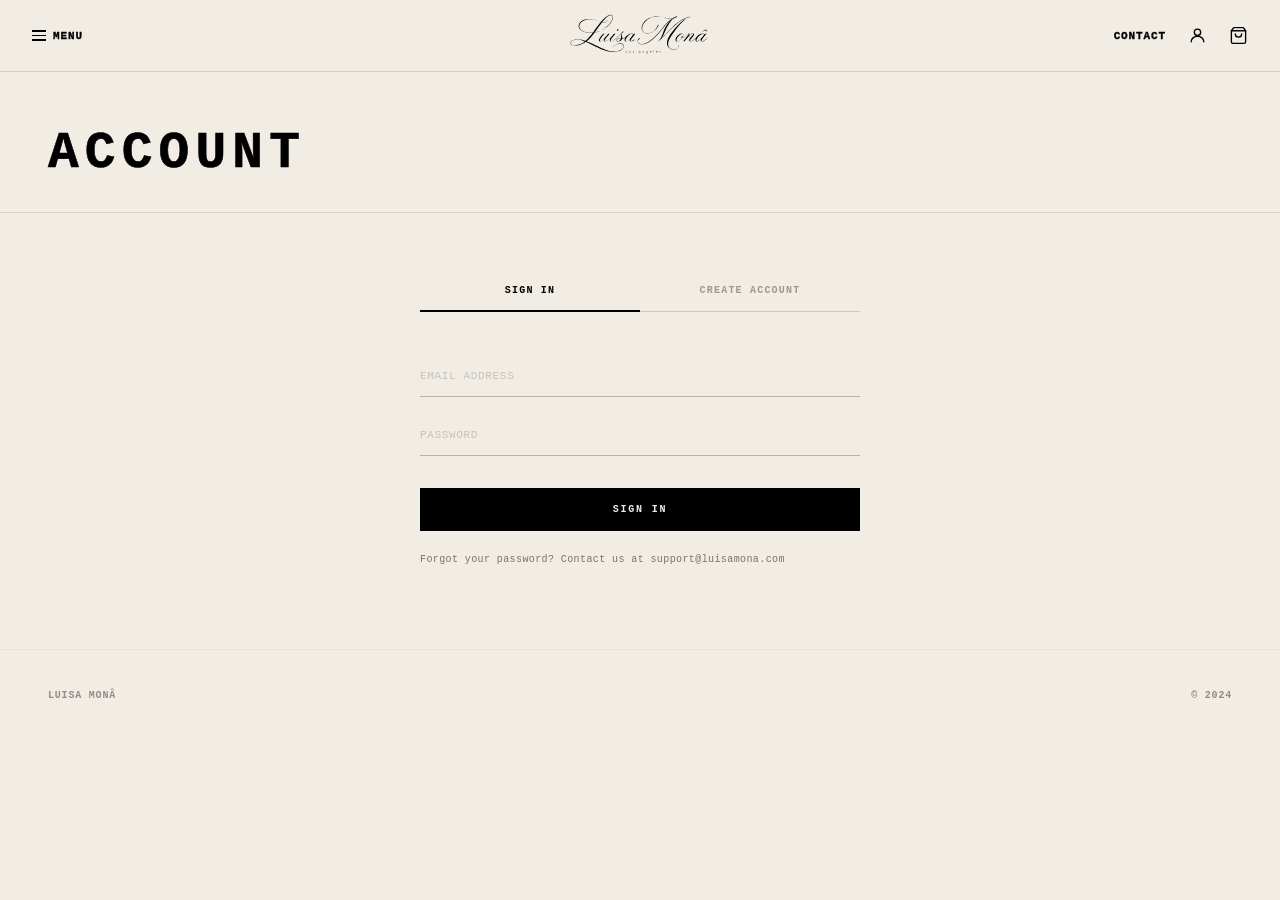
<file: account.html>
<!DOCTYPE html>
<html lang="en">
<head>
  <meta charset="UTF-8">
  <meta name="viewport" content="width=device-width, initial-scale=1.0">
  <title>Luisa Monâ — Account</title>
  <link rel="stylesheet" href="lm-styles.css">
</head>
<body>
  <div class="page-header">
    <h1 class="page-title">ACCOUNT</h1>
  </div>
  <div class="account-layout">
    <div class="account-box">
      <div class="account-tabs">
        <button class="account-tab active" id="tab-signin">SIGN IN</button>
        <button class="account-tab" id="tab-create">CREATE ACCOUNT</button>
      </div>

      <!-- SIGN IN -->
      <div id="form-signin">
        <form class="account-form" onsubmit="handleSignIn(event)">
          <input type="email" placeholder="EMAIL ADDRESS" required autocomplete="email">
          <input type="password" placeholder="PASSWORD" required autocomplete="current-password">
          <button type="submit" class="account-submit">SIGN IN</button>
        </form>
        <div class="account-message" id="msg-signin">
          <strong>SIGNED IN.</strong><br>
          Welcome back to Luisa Monâ. You will be redirected shortly.<br>
          <span style="opacity:.45;font-weight:400;">(This is a demo — no account was actually created.)</span>
        </div>
        <p class="account-note">Forgot your password? Contact us at support@luisamona.com</p>
      </div>

      <!-- CREATE ACCOUNT -->
      <div id="form-create" style="display:none;">
        <form class="account-form" onsubmit="handleCreate(event)">
          <div class="account-form-row">
            <input type="text" placeholder="FIRST NAME" required>
            <input type="text" placeholder="LAST NAME" required>
          </div>
          <input type="email" placeholder="EMAIL ADDRESS" required autocomplete="email">
          <input type="password" placeholder="PASSWORD" required autocomplete="new-password" minlength="8">
          <input type="password" placeholder="CONFIRM PASSWORD" required autocomplete="new-password" minlength="8">
          <button type="submit" class="account-submit">CREATE ACCOUNT</button>
        </form>
        <div class="account-message" id="msg-create">
          <strong>ACCOUNT CREATED.</strong><br>
          Welcome to Luisa Monâ. Your account has been registered.<br>
          <span style="opacity:.45;font-weight:400;">(This is a demo — no account was actually created.)</span>
        </div>
        <p class="account-note">By creating an account you agree to receive occasional communications about new collections and events. You can unsubscribe at any time.</p>
      </div>
    </div>
  </div>
  <footer class="site-footer"><span>LUISA MONÂ</span><span>&copy; 2024</span></footer>

  <script src="lm-store.js"></script>
  <script src="lm-ui.js"></script>
  <script>
    document.getElementById('tab-signin').addEventListener('click', function () {
      this.classList.add('active');
      document.getElementById('tab-create').classList.remove('active');
      document.getElementById('form-signin').style.display = '';
      document.getElementById('form-create').style.display = 'none';
    });
    document.getElementById('tab-create').addEventListener('click', function () {
      this.classList.add('active');
      document.getElementById('tab-signin').classList.remove('active');
      document.getElementById('form-create').style.display = '';
      document.getElementById('form-signin').style.display = 'none';
    });

    function handleSignIn(e) {
      e.preventDefault();
      e.target.style.display = 'none';
      document.getElementById('msg-signin').classList.add('visible');
    }

    function handleCreate(e) {
      e.preventDefault();
      var inputs = e.target.querySelectorAll('input[type=password]');
      if (inputs[0].value !== inputs[1].value) {
        inputs[1].setCustomValidity('Passwords do not match');
        inputs[1].reportValidity();
        return;
      }
      e.target.style.display = 'none';
      document.getElementById('msg-create').classList.add('visible');
    }
  </script>
</body>
</html>
</file>
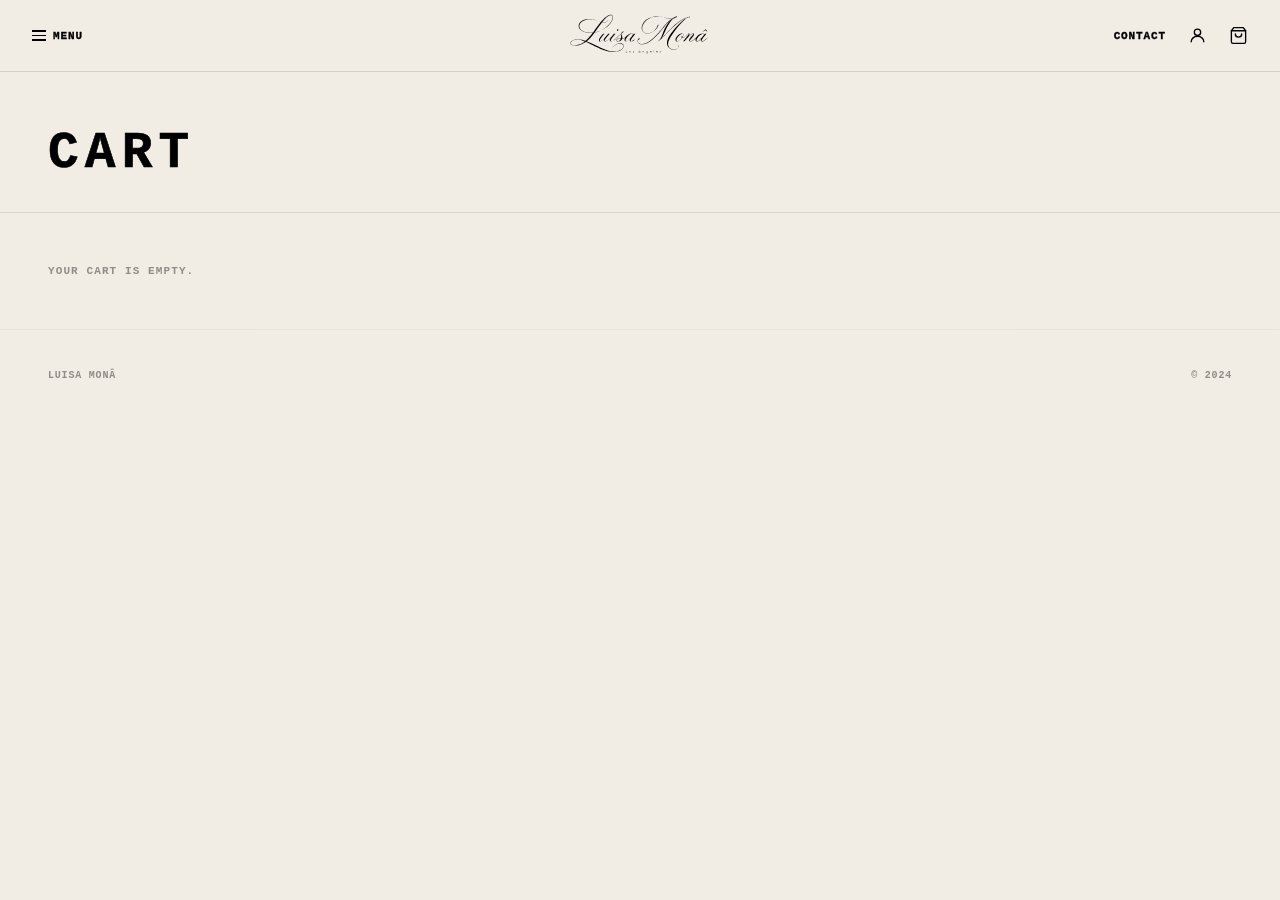
<file: cart.html>
<!DOCTYPE html>
<html lang="en">
<head>
  <meta charset="UTF-8">
  <meta name="viewport" content="width=device-width, initial-scale=1.0">
  <title>Luisa Monâ — Cart</title>
  <link rel="stylesheet" href="lm-styles.css">
</head>
<body>
  <div class="page-header">
    <h1 class="page-title">CART</h1>
  </div>
  <div id="cart-root"></div>
  <footer class="site-footer"><span>LUISA MONÂ</span><span>&copy; 2024</span></footer>
  <script src="lm-store.js"></script>
  <script src="lm-ui.js"></script>
  <script>
    var TAX_RATE = 0.08;
    var FREE_SHIPPING_THRESHOLD = 500;
    var SHIPPING_COST = 18;

    function fmt(n) { return '€' + n.toFixed(2).replace(/\B(?=(\d{3})+(?!\d))/g, ','); }

    function render() {
      var cart = LMStore.get();
      var root = document.getElementById('cart-root');

      if (!cart.length) {
        root.innerHTML = '<div class="cart-empty">YOUR CART IS EMPTY.</div>';
        return;
      }

      var subtotal = cart.reduce(function (s, i) { return s + i.price * i.qty; }, 0);
      var shipping = subtotal >= FREE_SHIPPING_THRESHOLD ? 0 : SHIPPING_COST;
      var tax = (subtotal + shipping) * TAX_RATE;
      var total = subtotal + shipping + tax;

      var itemsHtml = cart.map(function (item) {
        return '<div class="cart-item" data-k="' + item.k + '">' +
          '<img class="cart-item-img" src="' + item.img + '" alt="' + item.name + '">' +
          '<div>' +
            '<div class="cart-item-name">' + item.name + '</div>' +
            (item.size && item.size !== 'ONE SIZE' ? '<div class="cart-item-size">' + item.size + '</div>' : '') +
            '<div class="cart-item-price">' + fmt(item.price) + '</div>' +
            '<div class="cart-qty">' +
              '<button class="qty-btn" data-action="dec" data-k="' + item.k + '">−</button>' +
              '<span class="qty-num">' + item.qty + '</span>' +
              '<button class="qty-btn" data-action="inc" data-k="' + item.k + '">+</button>' +
              '<button class="cart-remove" data-action="rem" data-k="' + item.k + '">REMOVE</button>' +
            '</div>' +
          '</div>' +
          '<div style="font-size:10px;font-weight:900;letter-spacing:.06em;opacity:.7;align-self:start;padding-top:2px;">' + fmt(item.price * item.qty) + '</div>' +
        '</div>';
      }).join('');

      var summaryHtml = '<div class="order-summary">' +
        '<div class="summary-title">ORDER SUMMARY</div>' +
        '<div class="summary-line"><span>SUBTOTAL</span><span>' + fmt(subtotal) + '</span></div>' +
        '<div class="summary-line"><span>SHIPPING</span><span>' + (shipping === 0 ? 'FREE' : fmt(shipping)) + '</span></div>' +
        '<div class="summary-line"><span>TAX (8%)</span><span>' + fmt(tax) + '</span></div>' +
        '<div class="summary-line total"><span>TOTAL</span><span>' + fmt(total) + '</span></div>' +
        (shipping > 0 ? '<div style="font-size:9px;font-weight:900;letter-spacing:.08em;opacity:.4;margin-top:10px;">FREE SHIPPING ON ORDERS OVER €' + FREE_SHIPPING_THRESHOLD + '</div>' : '') +
        '<button class="checkout-btn" id="checkout-btn">PROCEED TO CHECKOUT</button>' +
        '<div class="checkout-demo-notice" id="demo-notice">' +
          '<strong>PAYMENT NOT AVAILABLE IN THIS DEMO</strong><br><br>' +
          'This is a prototype storefront. No real transactions will be processed. ' +
          'In a live deployment this step would integrate with a payment provider (Stripe, Adyen, etc.).<br><br>' +
          '<strong>ORDER TOTAL: ' + fmt(total) + '</strong>' +
        '</div>' +
      '</div>';

      root.innerHTML = '<div class="cart-layout"><div id="cart-items">' + itemsHtml + '</div>' + summaryHtml + '</div>';

      document.getElementById('checkout-btn').addEventListener('click', function () {
        var notice = document.getElementById('demo-notice');
        notice.classList.add('visible');
        this.disabled = true;
        this.textContent = 'ORDER SUBMITTED';
        this.style.opacity = '0.4';
      });

      root.addEventListener('click', function (e) {
        var btn = e.target.closest('[data-action]');
        if (!btn) return;
        var k = btn.dataset.k, action = btn.dataset.action;
        if (action === 'inc') LMStore.update(k, 1);
        else if (action === 'dec') LMStore.update(k, -1);
        else if (action === 'rem') LMStore.remove(k);
        render();
      });
    }

    document.addEventListener('lmcart', render);
    render();
  </script>
</body>
</html>
</file>
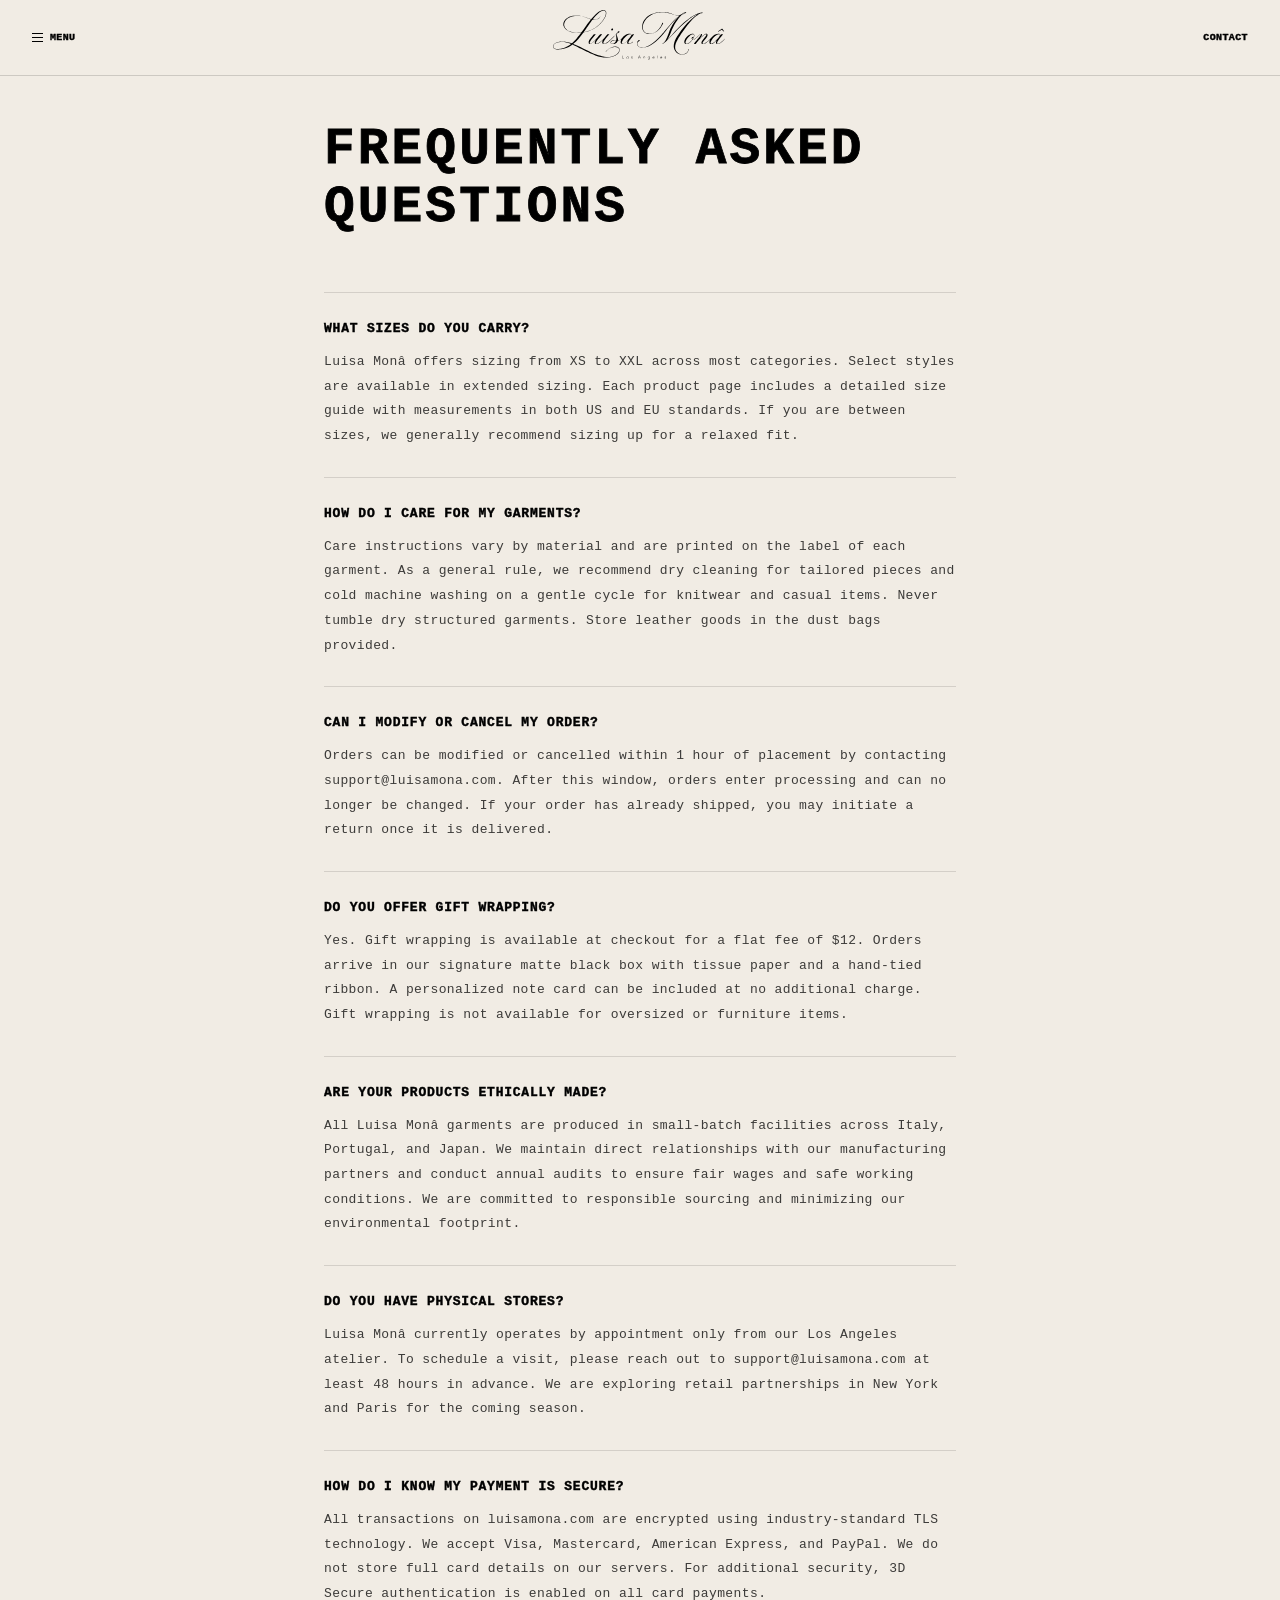
<file: faq.html>
﻿<!DOCTYPE html>
<html lang="en">
<head>
  <meta charset="UTF-8">
  <meta name="viewport" content="width=device-width, initial-scale=1.0">
  <title>Luisa Monâ — FAQ</title>
  <style>
    * { margin: 0; padding: 0; box-sizing: border-box; }
    html, body { width: 100%; min-height: 100%; background: #F1ECE4; font-family: 'Courier New', Courier, monospace; }

    #site-header {
      position: fixed; top: -24px; left: 0; right: 0; z-index: 100;
      background: #F1ECE4; border-bottom: 1px solid rgba(0,0,0,0.15);
      display: flex; align-items: center; padding: 10px 32px 0; height: 100px;
    }
    #site-header::before { content: ''; position: absolute; top: -20px; left: 0; right: 0; height: 20px; background: #F1ECE4; }
    #logo-link { position: absolute; left: 50%; transform: translateX(-50%) translateY(6px); line-height: 0; }
    #logo { width: 200px; display: block; }
    #menu-btn { font-family: 'Courier New', Courier, monospace; font-size: 0.78vw; font-weight: 900; -webkit-text-stroke: 0.4px black; letter-spacing: 0.04em; color: #000; cursor: pointer; user-select: none; display: flex; align-items: center; gap: 7px;  transform: translateY(7px);}
    #contact-btn { font-family: 'Courier New', Courier, monospace; font-size: 0.78vw; font-weight: 900; -webkit-text-stroke: 0.4px black; letter-spacing: 0.04em; color: #000; cursor: pointer; user-select: none; margin-left: auto;  transform: translateY(7px);}
    .menu-lines { display: inline-flex; flex-direction: column; gap: 3px; }
    .menu-lines span { display: block; width: 1.1em; height: 0.13em; background: #000; }

    #sidebar-overlay {
      position: fixed; inset: 0; background: rgba(0,0,0,0.4);
      z-index: 150; opacity: 0; pointer-events: none; transition: opacity 0.35s ease;
    }
    #sidebar-overlay.open { opacity: 1; pointer-events: all; }

    #sidebar {
      position: fixed; top: 0; left: 0; right: auto;
      width: min(400px, 88vw); height: 100%; background: #F1ECE4;
      z-index: 200; transform: translateX(-101%);
      transition: transform 0.4s cubic-bezier(0.4, 0, 0.2, 1);
      display: flex; flex-direction: column; padding: 0 44px;
    }
    #sidebar.open { transform: translateX(0%); }
    #sidebar-top { display: flex; justify-content: space-between; align-items: center; padding-top: 32px; padding-bottom: 48px; }
    #sidebar-label, #sidebar-close { font-family: 'Courier New', Courier, monospace; font-size: 13px; line-height: 1; font-weight: 900; -webkit-text-stroke: 0.4px black; letter-spacing: 0.04em; color: #000; user-select: none; display: inline-block; vertical-align: middle; } #sidebar-close { cursor: pointer; }
    #sidebar-nav { display: flex; flex-direction: column; }
    #sidebar-nav a { font-family: 'Courier New', Courier, monospace; font-size: clamp(22px, 3.2vw, 38px); font-weight: 900; line-height: 1.35; letter-spacing: 0.03em; color: #000; text-decoration: none; -webkit-text-stroke: 0.5px black; }
    #sidebar-nav a:hover { text-decoration: underline; }
    .sidebar-divider { height: 1px; background: #000; opacity: 0.15; margin: 22px 0; }
    #contact-sidebar { position: fixed; top: 0; right: 0; left: auto; width: min(400px, 88vw); height: 100%; background: #F1ECE4; z-index: 200; transform: translateX(101%); transition: transform 0.4s cubic-bezier(0.4, 0, 0.2, 1); display: flex; flex-direction: column; padding: 0 44px; }
    #contact-sidebar.open { transform: translateX(0%); }
    #contact-sidebar-top { display: flex; justify-content: space-between; align-items: center; padding-top: 32px; padding-bottom: 48px; }
    #contact-sidebar-label, #contact-sidebar-close { font-family: 'Courier New', Courier, monospace; font-size: 13px; line-height: 1; font-weight: 900; -webkit-text-stroke: 0.4px black; letter-spacing: 0.04em; color: #000; user-select: none; display: inline-block; vertical-align: middle; } #contact-sidebar-close { cursor: pointer; }
    .contact-email { font-family: 'Courier New', Courier, monospace; font-size: clamp(14px, 1.8vw, 22px); font-weight: 900; letter-spacing: 0.03em; color: #000; text-decoration: none; -webkit-text-stroke: 0.4px black; line-height: 1.4; }
    .contact-email:hover { opacity: 0.6; }
    .policy-links { display: flex; flex-direction: column; margin-top: auto; padding-bottom: 48px; }
    .policy-links a { font-family: 'Courier New', Courier, monospace; font-size: clamp(13px, 1.4vw, 18px); font-weight: 900; line-height: 1.5; letter-spacing: 0.03em; color: #000; text-decoration: none; -webkit-text-stroke: 0.3px black; opacity: 0.55; }
    .policy-links a:hover { opacity: 1; }

    .page-content {
      max-width: 720px;
      margin: 0 auto;
      padding: 120px 44px 80px;
    }

    .page-content h1 {
      font-size: clamp(28px, 4vw, 52px);
      font-weight: 900;
      letter-spacing: 0.06em;
      -webkit-text-stroke: 0.8px black;
      margin-bottom: 56px;
    }

    .faq-item {
      border-top: 1px solid rgba(0,0,0,0.12);
      padding: 28px 0;
    }

    .faq-item:last-child {
      border-bottom: 1px solid rgba(0,0,0,0.12);
    }

    .faq-item h2 {
      font-size: 13px;
      font-weight: 900;
      letter-spacing: 0.06em;
      -webkit-text-stroke: 0.4px black;
      margin-bottom: 14px;
      cursor: pointer;
    }

    .faq-item p {
      font-size: 13px;
      font-weight: 400;
      line-height: 1.9;
      letter-spacing: 0.03em;
      color: #000;
      opacity: 0.75;
    }
  </style>
</head>
<body>
  <header id="site-header">
    <div id="menu-btn">
      <span class="menu-lines"><span></span><span></span><span></span></span>
      MENU
    </div>
    <a href="index.html" id="logo-link"><img id="logo" src="logo.svg" alt="Luisa Monâ"></a>
    <div id="contact-btn">CONTACT</div>
  </header>

  <div class="page-content">
    <h1>FREQUENTLY ASKED<br>QUESTIONS</h1>

    <div class="faq-item">
      <h2>WHAT SIZES DO YOU CARRY?</h2>
      <p>Luisa Monâ offers sizing from XS to XXL across most categories. Select styles are available in extended sizing. Each product page includes a detailed size guide with measurements in both US and EU standards. If you are between sizes, we generally recommend sizing up for a relaxed fit.</p>
    </div>

    <div class="faq-item">
      <h2>HOW DO I CARE FOR MY GARMENTS?</h2>
      <p>Care instructions vary by material and are printed on the label of each garment. As a general rule, we recommend dry cleaning for tailored pieces and cold machine washing on a gentle cycle for knitwear and casual items. Never tumble dry structured garments. Store leather goods in the dust bags provided.</p>
    </div>

    <div class="faq-item">
      <h2>CAN I MODIFY OR CANCEL MY ORDER?</h2>
      <p>Orders can be modified or cancelled within 1 hour of placement by contacting support@luisamona.com. After this window, orders enter processing and can no longer be changed. If your order has already shipped, you may initiate a return once it is delivered.</p>
    </div>

    <div class="faq-item">
      <h2>DO YOU OFFER GIFT WRAPPING?</h2>
      <p>Yes. Gift wrapping is available at checkout for a flat fee of $12. Orders arrive in our signature matte black box with tissue paper and a hand-tied ribbon. A personalized note card can be included at no additional charge. Gift wrapping is not available for oversized or furniture items.</p>
    </div>

    <div class="faq-item">
      <h2>ARE YOUR PRODUCTS ETHICALLY MADE?</h2>
      <p>All Luisa Monâ garments are produced in small-batch facilities across Italy, Portugal, and Japan. We maintain direct relationships with our manufacturing partners and conduct annual audits to ensure fair wages and safe working conditions. We are committed to responsible sourcing and minimizing our environmental footprint.</p>
    </div>

    <div class="faq-item">
      <h2>DO YOU HAVE PHYSICAL STORES?</h2>
      <p>Luisa Monâ currently operates by appointment only from our Los Angeles atelier. To schedule a visit, please reach out to support@luisamona.com at least 48 hours in advance. We are exploring retail partnerships in New York and Paris for the coming season.</p>
    </div>

    <div class="faq-item">
      <h2>HOW DO I KNOW MY PAYMENT IS SECURE?</h2>
      <p>All transactions on luisamona.com are encrypted using industry-standard TLS technology. We accept Visa, Mastercard, American Express, and PayPal. We do not store full card details on our servers. For additional security, 3D Secure authentication is enabled on all card payments.</p>
    </div>
  </div>

  <div id="sidebar-overlay"></div>
  <div id="contact-sidebar">
    <div id="contact-sidebar-top"><span id="contact-sidebar-label">CONTACT</span><span id="contact-sidebar-close">CLOSE</span></div>
    <div style="display:flex;flex-direction:column;flex:1;">
      <a class="contact-email" href="mailto:support@luisamona.com">support@luisamona.com</a>
      <div class="sidebar-divider" style="margin-top:32px;"></div>
      <div class="policy-links">
        <div class="sidebar-divider" style="margin-bottom:18px;"></div>
        <a href="returns.html">RETURN POLICY &amp; REFUNDS</a>
        <a href="shipping.html">SHIPPING</a>
        <a href="faq.html">FREQUENTLY ASKED QUESTIONS</a>
      </div>
    </div>
  </div>
  <div id="sidebar">
    <div id="sidebar-top"><span id="sidebar-label">MENU</span><span id="sidebar-close">CLOSE</span></div>
    <nav id="sidebar-nav">
      <a href="men.html">MEN</a>
      <a href="women.html">WOMEN</a>
      <a href="kids.html">KIDS</a>
      <a href="bags.html">BAGS</a>
      <a href="accessories.html">ACCESSORIES</a>
      <a href="collections.html">COLLECTIONS</a>
      <div class="sidebar-divider"></div>
      <a href="scents.html">SCENTS</a>
      <a href="furniture.html">FURNITURE</a>
      <a href="exhibitions.html">EXHIBITIONS</a>
    </nav>
  </div>

  <script>
    (function () {
      var menuBtn        = document.getElementById('menu-btn');
      var contactBtn     = document.getElementById('contact-btn');
      var sidebar        = document.getElementById('sidebar');
      var contactSidebar = document.getElementById('contact-sidebar');
      var overlay        = document.getElementById('sidebar-overlay');
      var closeBtn       = document.getElementById('sidebar-close');
      var contactClose   = document.getElementById('contact-sidebar-close');
      function closeAll() { sidebar.classList.remove('open'); contactSidebar.classList.remove('open'); overlay.classList.remove('open'); }
      menuBtn.addEventListener('click', function () { closeAll(); sidebar.classList.add('open'); overlay.classList.add('open'); });
      contactBtn.addEventListener('click', function () { closeAll(); contactSidebar.classList.add('open'); overlay.classList.add('open'); });
      closeBtn.addEventListener('click', closeAll);
      contactClose.addEventListener('click', closeAll);
      overlay.addEventListener('click', closeAll);
    })();
  </script>
</body>
</html>
</file>
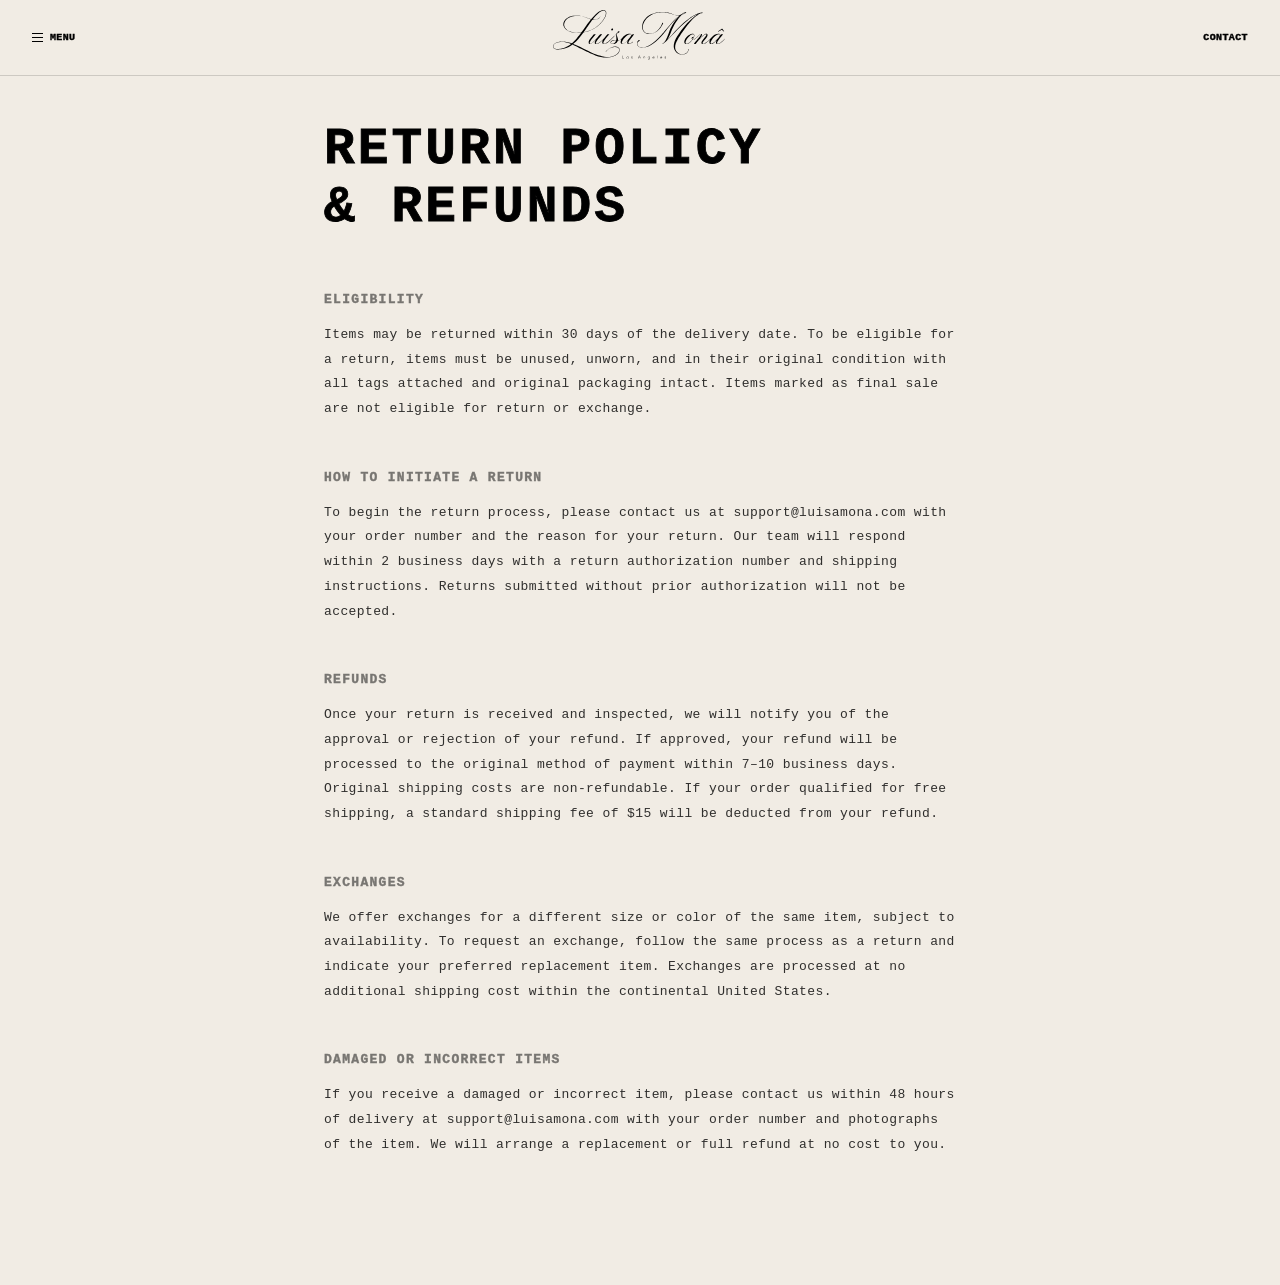
<file: returns.html>
﻿<!DOCTYPE html>
<html lang="en">
<head>
  <meta charset="UTF-8">
  <meta name="viewport" content="width=device-width, initial-scale=1.0">
  <title>Luisa Monâ — Returns & Refunds</title>
  <style>
    * { margin: 0; padding: 0; box-sizing: border-box; }
    html, body { width: 100%; min-height: 100%; background: #F1ECE4; font-family: 'Courier New', Courier, monospace; }

    #site-header {
      position: fixed; top: -24px; left: 0; right: 0; z-index: 100;
      background: #F1ECE4; border-bottom: 1px solid rgba(0,0,0,0.15);
      display: flex; align-items: center; padding: 10px 32px 0; height: 100px;
    }
    #site-header::before { content: ''; position: absolute; top: -20px; left: 0; right: 0; height: 20px; background: #F1ECE4; }
    #logo-link { position: absolute; left: 50%; transform: translateX(-50%) translateY(6px); line-height: 0; }
    #logo { width: 200px; display: block; }
    #menu-btn { font-family: 'Courier New', Courier, monospace; font-size: 0.78vw; font-weight: 900; -webkit-text-stroke: 0.4px black; letter-spacing: 0.04em; color: #000; cursor: pointer; user-select: none; display: flex; align-items: center; gap: 7px;  transform: translateY(7px);}
    #contact-btn { font-family: 'Courier New', Courier, monospace; font-size: 0.78vw; font-weight: 900; -webkit-text-stroke: 0.4px black; letter-spacing: 0.04em; color: #000; cursor: pointer; user-select: none; margin-left: auto;  transform: translateY(7px);}
    .menu-lines { display: inline-flex; flex-direction: column; gap: 3px; }
    .menu-lines span { display: block; width: 1.1em; height: 0.13em; background: #000; }

    #sidebar-overlay {
      position: fixed; inset: 0; background: rgba(0,0,0,0.4);
      z-index: 150; opacity: 0; pointer-events: none; transition: opacity 0.35s ease;
    }
    #sidebar-overlay.open { opacity: 1; pointer-events: all; }

    #sidebar {
      position: fixed; top: 0; left: 0; right: auto;
      width: min(400px, 88vw); height: 100%; background: #F1ECE4;
      z-index: 200; transform: translateX(-101%);
      transition: transform 0.4s cubic-bezier(0.4, 0, 0.2, 1);
      display: flex; flex-direction: column; padding: 0 44px;
    }
    #sidebar.open { transform: translateX(0%); }
    #sidebar-top { display: flex; justify-content: space-between; align-items: center; padding-top: 32px; padding-bottom: 48px; }
    #sidebar-label, #sidebar-close { font-family: 'Courier New', Courier, monospace; font-size: 13px; line-height: 1; font-weight: 900; -webkit-text-stroke: 0.4px black; letter-spacing: 0.04em; color: #000; user-select: none; display: inline-block; vertical-align: middle; } #sidebar-close { cursor: pointer; }
    #sidebar-nav { display: flex; flex-direction: column; }
    #sidebar-nav a { font-family: 'Courier New', Courier, monospace; font-size: clamp(22px, 3.2vw, 38px); font-weight: 900; line-height: 1.35; letter-spacing: 0.03em; color: #000; text-decoration: none; -webkit-text-stroke: 0.5px black; }
    #sidebar-nav a:hover { text-decoration: underline; }
    .sidebar-divider { height: 1px; background: #000; opacity: 0.15; margin: 22px 0; }
    #contact-sidebar { position: fixed; top: 0; right: 0; left: auto; width: min(400px, 88vw); height: 100%; background: #F1ECE4; z-index: 200; transform: translateX(101%); transition: transform 0.4s cubic-bezier(0.4, 0, 0.2, 1); display: flex; flex-direction: column; padding: 0 44px; }
    #contact-sidebar.open { transform: translateX(0%); }
    #contact-sidebar-top { display: flex; justify-content: space-between; align-items: center; padding-top: 32px; padding-bottom: 48px; }
    #contact-sidebar-label, #contact-sidebar-close { font-family: 'Courier New', Courier, monospace; font-size: 13px; line-height: 1; font-weight: 900; -webkit-text-stroke: 0.4px black; letter-spacing: 0.04em; color: #000; user-select: none; display: inline-block; vertical-align: middle; } #contact-sidebar-close { cursor: pointer; }
    .contact-email { font-family: 'Courier New', Courier, monospace; font-size: clamp(14px, 1.8vw, 22px); font-weight: 900; letter-spacing: 0.03em; color: #000; text-decoration: none; -webkit-text-stroke: 0.4px black; line-height: 1.4; }
    .contact-email:hover { opacity: 0.6; }
    .policy-links { display: flex; flex-direction: column; margin-top: auto; padding-bottom: 48px; }
    .policy-links a { font-family: 'Courier New', Courier, monospace; font-size: clamp(13px, 1.4vw, 18px); font-weight: 900; line-height: 1.5; letter-spacing: 0.03em; color: #000; text-decoration: none; -webkit-text-stroke: 0.3px black; opacity: 0.55; }
    .policy-links a:hover { opacity: 1; }

    .page-content {
      max-width: 720px;
      margin: 0 auto;
      padding: 120px 44px 80px;
    }

    .page-content h1 {
      font-size: clamp(28px, 4vw, 52px);
      font-weight: 900;
      letter-spacing: 0.06em;
      -webkit-text-stroke: 0.8px black;
      margin-bottom: 56px;
    }

    .policy-section {
      margin-bottom: 48px;
    }

    .policy-section h2 {
      font-size: 13px;
      font-weight: 900;
      letter-spacing: 0.1em;
      -webkit-text-stroke: 0.4px black;
      margin-bottom: 16px;
      opacity: 0.5;
    }

    .policy-section p {
      font-size: 13px;
      font-weight: 400;
      line-height: 1.9;
      letter-spacing: 0.03em;
      color: #000;
      opacity: 0.8;
    }
  </style>
</head>
<body>
  <header id="site-header">
    <div id="menu-btn">
      <span class="menu-lines"><span></span><span></span><span></span></span>
      MENU
    </div>
    <a href="index.html" id="logo-link"><img id="logo" src="logo.svg" alt="Luisa Monâ"></a>
    <div id="contact-btn">CONTACT</div>
  </header>

  <div class="page-content">
    <h1>RETURN POLICY<br>&amp; REFUNDS</h1>

    <div class="policy-section">
      <h2>ELIGIBILITY</h2>
      <p>Items may be returned within 30 days of the delivery date. To be eligible for a return, items must be unused, unworn, and in their original condition with all tags attached and original packaging intact. Items marked as final sale are not eligible for return or exchange.</p>
    </div>

    <div class="policy-section">
      <h2>HOW TO INITIATE A RETURN</h2>
      <p>To begin the return process, please contact us at support@luisamona.com with your order number and the reason for your return. Our team will respond within 2 business days with a return authorization number and shipping instructions. Returns submitted without prior authorization will not be accepted.</p>
    </div>

    <div class="policy-section">
      <h2>REFUNDS</h2>
      <p>Once your return is received and inspected, we will notify you of the approval or rejection of your refund. If approved, your refund will be processed to the original method of payment within 7–10 business days. Original shipping costs are non-refundable. If your order qualified for free shipping, a standard shipping fee of $15 will be deducted from your refund.</p>
    </div>

    <div class="policy-section">
      <h2>EXCHANGES</h2>
      <p>We offer exchanges for a different size or color of the same item, subject to availability. To request an exchange, follow the same process as a return and indicate your preferred replacement item. Exchanges are processed at no additional shipping cost within the continental United States.</p>
    </div>

    <div class="policy-section">
      <h2>DAMAGED OR INCORRECT ITEMS</h2>
      <p>If you receive a damaged or incorrect item, please contact us within 48 hours of delivery at support@luisamona.com with your order number and photographs of the item. We will arrange a replacement or full refund at no cost to you.</p>
    </div>
  </div>

  <div id="sidebar-overlay"></div>
  <div id="contact-sidebar">
    <div id="contact-sidebar-top"><span id="contact-sidebar-label">CONTACT</span><span id="contact-sidebar-close">CLOSE</span></div>
    <div style="display:flex;flex-direction:column;flex:1;">
      <a class="contact-email" href="mailto:support@luisamona.com">support@luisamona.com</a>
      <div class="sidebar-divider" style="margin-top:32px;"></div>
      <div class="policy-links">
        <div class="sidebar-divider" style="margin-bottom:18px;"></div>
        <a href="returns.html">RETURN POLICY &amp; REFUNDS</a>
        <a href="shipping.html">SHIPPING</a>
        <a href="faq.html">FREQUENTLY ASKED QUESTIONS</a>
      </div>
    </div>
  </div>
  <div id="sidebar">
    <div id="sidebar-top"><span id="sidebar-label">MENU</span><span id="sidebar-close">CLOSE</span></div>
    <nav id="sidebar-nav">
      <a href="men.html">MEN</a>
      <a href="women.html">WOMEN</a>
      <a href="kids.html">KIDS</a>
      <a href="bags.html">BAGS</a>
      <a href="accessories.html">ACCESSORIES</a>
      <a href="collections.html">COLLECTIONS</a>
      <div class="sidebar-divider"></div>
      <a href="scents.html">SCENTS</a>
      <a href="furniture.html">FURNITURE</a>
      <a href="exhibitions.html">EXHIBITIONS</a>
    </nav>
  </div>

  <script>
    (function () {
      var menuBtn        = document.getElementById('menu-btn');
      var contactBtn     = document.getElementById('contact-btn');
      var sidebar        = document.getElementById('sidebar');
      var contactSidebar = document.getElementById('contact-sidebar');
      var overlay        = document.getElementById('sidebar-overlay');
      var closeBtn       = document.getElementById('sidebar-close');
      var contactClose   = document.getElementById('contact-sidebar-close');
      function closeAll() { sidebar.classList.remove('open'); contactSidebar.classList.remove('open'); overlay.classList.remove('open'); }
      menuBtn.addEventListener('click', function () { closeAll(); sidebar.classList.add('open'); overlay.classList.add('open'); });
      contactBtn.addEventListener('click', function () { closeAll(); contactSidebar.classList.add('open'); overlay.classList.add('open'); });
      closeBtn.addEventListener('click', closeAll);
      contactClose.addEventListener('click', closeAll);
      overlay.addEventListener('click', closeAll);
    })();
  </script>
</body>
</html>
</file>
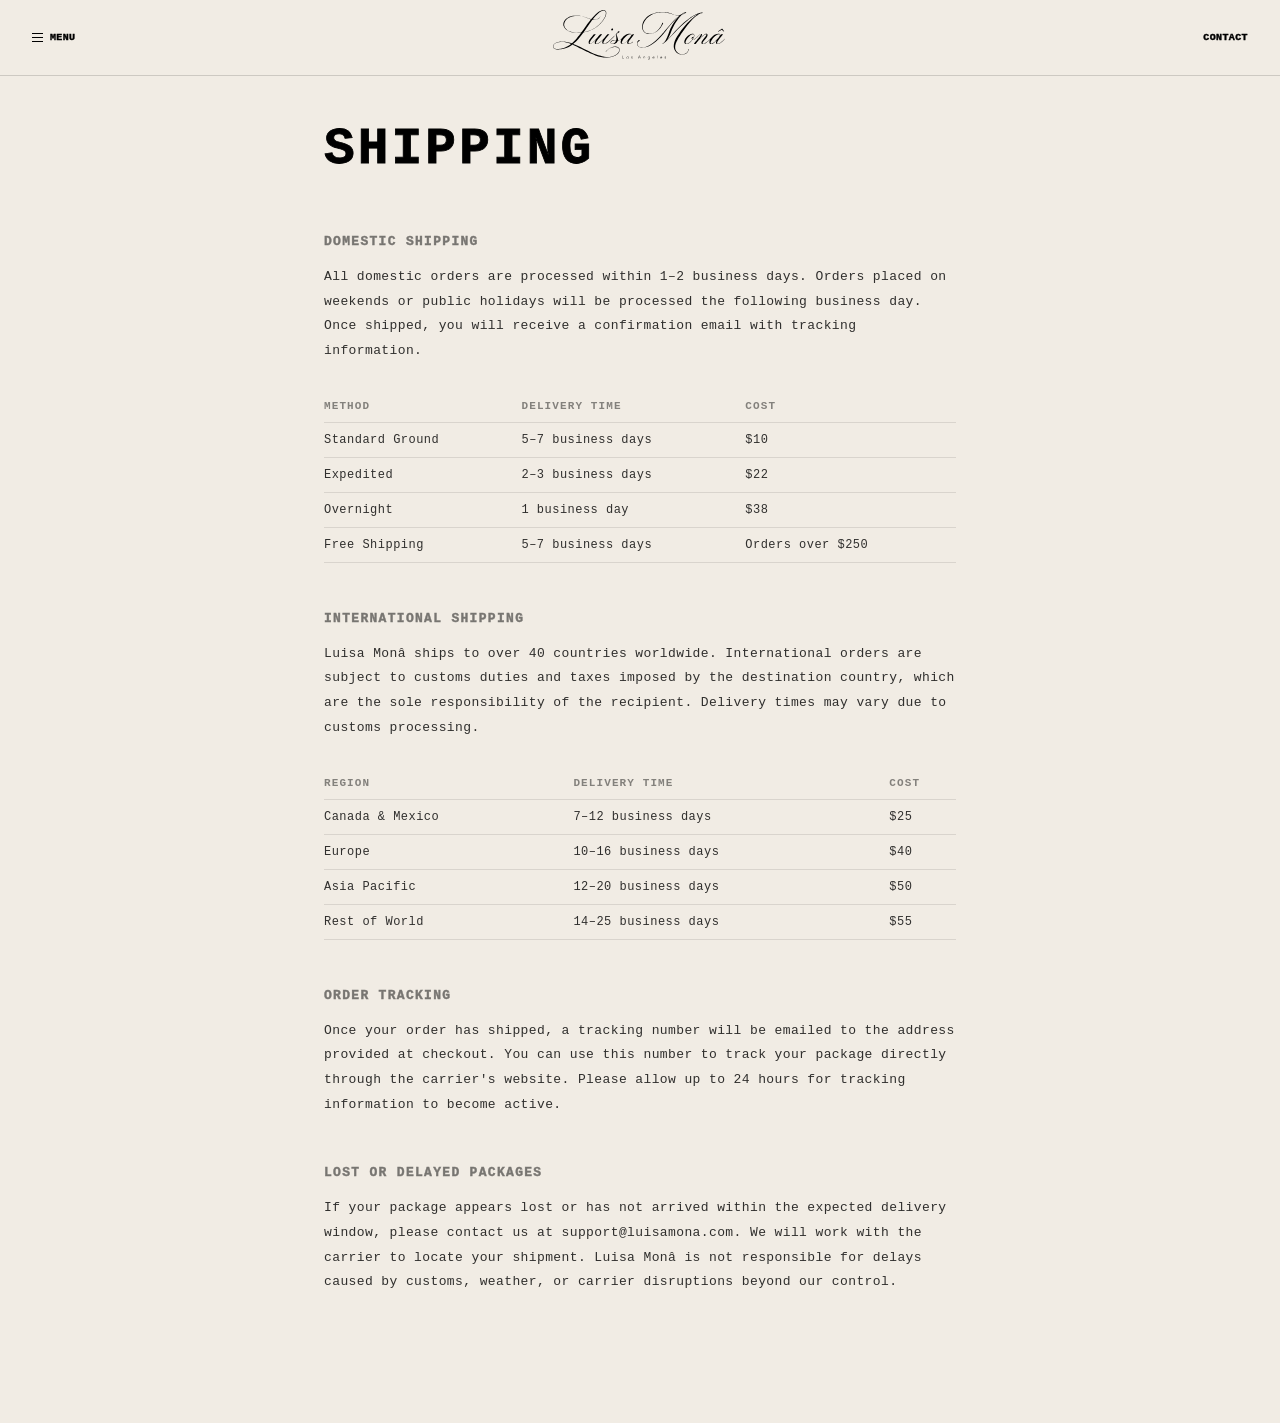
<file: shipping.html>
﻿<!DOCTYPE html>
<html lang="en">
<head>
  <meta charset="UTF-8">
  <meta name="viewport" content="width=device-width, initial-scale=1.0">
  <title>Luisa Monâ — Shipping</title>
  <style>
    * { margin: 0; padding: 0; box-sizing: border-box; }
    html, body { width: 100%; min-height: 100%; background: #F1ECE4; font-family: 'Courier New', Courier, monospace; }

    #site-header {
      position: fixed; top: -24px; left: 0; right: 0; z-index: 100;
      background: #F1ECE4; border-bottom: 1px solid rgba(0,0,0,0.15);
      display: flex; align-items: center; padding: 10px 32px 0; height: 100px;
    }
    #site-header::before { content: ''; position: absolute; top: -20px; left: 0; right: 0; height: 20px; background: #F1ECE4; }
    #logo-link { position: absolute; left: 50%; transform: translateX(-50%) translateY(6px); line-height: 0; }
    #logo { width: 200px; display: block; }
    #menu-btn { font-family: 'Courier New', Courier, monospace; font-size: 0.78vw; font-weight: 900; -webkit-text-stroke: 0.4px black; letter-spacing: 0.04em; color: #000; cursor: pointer; user-select: none; display: flex; align-items: center; gap: 7px;  transform: translateY(7px);}
    #contact-btn { font-family: 'Courier New', Courier, monospace; font-size: 0.78vw; font-weight: 900; -webkit-text-stroke: 0.4px black; letter-spacing: 0.04em; color: #000; cursor: pointer; user-select: none; margin-left: auto;  transform: translateY(7px);}
    .menu-lines { display: inline-flex; flex-direction: column; gap: 3px; }
    .menu-lines span { display: block; width: 1.1em; height: 0.13em; background: #000; }

    #sidebar-overlay {
      position: fixed; inset: 0; background: rgba(0,0,0,0.4);
      z-index: 150; opacity: 0; pointer-events: none; transition: opacity 0.35s ease;
    }
    #sidebar-overlay.open { opacity: 1; pointer-events: all; }

    #sidebar {
      position: fixed; top: 0; left: 0; right: auto;
      width: min(400px, 88vw); height: 100%; background: #F1ECE4;
      z-index: 200; transform: translateX(-101%);
      transition: transform 0.4s cubic-bezier(0.4, 0, 0.2, 1);
      display: flex; flex-direction: column; padding: 0 44px;
    }
    #sidebar.open { transform: translateX(0%); }
    #sidebar-top { display: flex; justify-content: space-between; align-items: center; padding-top: 32px; padding-bottom: 48px; }
    #sidebar-label, #sidebar-close { font-family: 'Courier New', Courier, monospace; font-size: 13px; line-height: 1; font-weight: 900; -webkit-text-stroke: 0.4px black; letter-spacing: 0.04em; color: #000; user-select: none; display: inline-block; vertical-align: middle; } #sidebar-close { cursor: pointer; }
    #sidebar-nav { display: flex; flex-direction: column; }
    #sidebar-nav a { font-family: 'Courier New', Courier, monospace; font-size: clamp(22px, 3.2vw, 38px); font-weight: 900; line-height: 1.35; letter-spacing: 0.03em; color: #000; text-decoration: none; -webkit-text-stroke: 0.5px black; }
    #sidebar-nav a:hover { text-decoration: underline; }
    .sidebar-divider { height: 1px; background: #000; opacity: 0.15; margin: 22px 0; }
    #contact-sidebar { position: fixed; top: 0; right: 0; left: auto; width: min(400px, 88vw); height: 100%; background: #F1ECE4; z-index: 200; transform: translateX(101%); transition: transform 0.4s cubic-bezier(0.4, 0, 0.2, 1); display: flex; flex-direction: column; padding: 0 44px; }
    #contact-sidebar.open { transform: translateX(0%); }
    #contact-sidebar-top { display: flex; justify-content: space-between; align-items: center; padding-top: 32px; padding-bottom: 48px; }
    #contact-sidebar-label, #contact-sidebar-close { font-family: 'Courier New', Courier, monospace; font-size: 13px; line-height: 1; font-weight: 900; -webkit-text-stroke: 0.4px black; letter-spacing: 0.04em; color: #000; user-select: none; display: inline-block; vertical-align: middle; } #contact-sidebar-close { cursor: pointer; }
    .contact-email { font-family: 'Courier New', Courier, monospace; font-size: clamp(14px, 1.8vw, 22px); font-weight: 900; letter-spacing: 0.03em; color: #000; text-decoration: none; -webkit-text-stroke: 0.4px black; line-height: 1.4; }
    .contact-email:hover { opacity: 0.6; }
    .policy-links { display: flex; flex-direction: column; margin-top: auto; padding-bottom: 48px; }
    .policy-links a { font-family: 'Courier New', Courier, monospace; font-size: clamp(13px, 1.4vw, 18px); font-weight: 900; line-height: 1.5; letter-spacing: 0.03em; color: #000; text-decoration: none; -webkit-text-stroke: 0.3px black; opacity: 0.55; }
    .policy-links a:hover { opacity: 1; }

    .page-content {
      max-width: 720px;
      margin: 0 auto;
      padding: 120px 44px 80px;
    }

    .page-content h1 {
      font-size: clamp(28px, 4vw, 52px);
      font-weight: 900;
      letter-spacing: 0.06em;
      -webkit-text-stroke: 0.8px black;
      margin-bottom: 56px;
    }

    .policy-section {
      margin-bottom: 48px;
    }

    .policy-section h2 {
      font-size: 13px;
      font-weight: 900;
      letter-spacing: 0.1em;
      -webkit-text-stroke: 0.4px black;
      margin-bottom: 16px;
      opacity: 0.5;
    }

    .policy-section p {
      font-size: 13px;
      font-weight: 400;
      line-height: 1.9;
      letter-spacing: 0.03em;
      color: #000;
      opacity: 0.8;
    }

    .shipping-table {
      width: 100%;
      border-collapse: collapse;
      margin-top: 8px;
    }

    .shipping-table th,
    .shipping-table td {
      font-family: 'Courier New', Courier, monospace;
      font-size: 12px;
      font-weight: 400;
      letter-spacing: 0.04em;
      text-align: left;
      padding: 10px 0;
      border-bottom: 1px solid rgba(0,0,0,0.1);
      opacity: 0.8;
    }

    .shipping-table th {
      font-weight: 900;
      opacity: 0.45;
      font-size: 11px;
      letter-spacing: 0.1em;
    }
  </style>
</head>
<body>
  <header id="site-header">
    <div id="menu-btn">
      <span class="menu-lines"><span></span><span></span><span></span></span>
      MENU
    </div>
    <a href="index.html" id="logo-link"><img id="logo" src="logo.svg" alt="Luisa Monâ"></a>
    <div id="contact-btn">CONTACT</div>
  </header>

  <div class="page-content">
    <h1>SHIPPING</h1>

    <div class="policy-section">
      <h2>DOMESTIC SHIPPING</h2>
      <p>All domestic orders are processed within 1–2 business days. Orders placed on weekends or public holidays will be processed the following business day. Once shipped, you will receive a confirmation email with tracking information.</p>
      <br>
      <table class="shipping-table">
        <thead>
          <tr>
            <th>METHOD</th>
            <th>DELIVERY TIME</th>
            <th>COST</th>
          </tr>
        </thead>
        <tbody>
          <tr><td>Standard Ground</td><td>5–7 business days</td><td>$10</td></tr>
          <tr><td>Expedited</td><td>2–3 business days</td><td>$22</td></tr>
          <tr><td>Overnight</td><td>1 business day</td><td>$38</td></tr>
          <tr><td>Free Shipping</td><td>5–7 business days</td><td>Orders over $250</td></tr>
        </tbody>
      </table>
    </div>

    <div class="policy-section">
      <h2>INTERNATIONAL SHIPPING</h2>
      <p>Luisa Monâ ships to over 40 countries worldwide. International orders are subject to customs duties and taxes imposed by the destination country, which are the sole responsibility of the recipient. Delivery times may vary due to customs processing.</p>
      <br>
      <table class="shipping-table">
        <thead>
          <tr>
            <th>REGION</th>
            <th>DELIVERY TIME</th>
            <th>COST</th>
          </tr>
        </thead>
        <tbody>
          <tr><td>Canada &amp; Mexico</td><td>7–12 business days</td><td>$25</td></tr>
          <tr><td>Europe</td><td>10–16 business days</td><td>$40</td></tr>
          <tr><td>Asia Pacific</td><td>12–20 business days</td><td>$50</td></tr>
          <tr><td>Rest of World</td><td>14–25 business days</td><td>$55</td></tr>
        </tbody>
      </table>
    </div>

    <div class="policy-section">
      <h2>ORDER TRACKING</h2>
      <p>Once your order has shipped, a tracking number will be emailed to the address provided at checkout. You can use this number to track your package directly through the carrier's website. Please allow up to 24 hours for tracking information to become active.</p>
    </div>

    <div class="policy-section">
      <h2>LOST OR DELAYED PACKAGES</h2>
      <p>If your package appears lost or has not arrived within the expected delivery window, please contact us at support@luisamona.com. We will work with the carrier to locate your shipment. Luisa Monâ is not responsible for delays caused by customs, weather, or carrier disruptions beyond our control.</p>
    </div>
  </div>

  <div id="sidebar-overlay"></div>
  <div id="contact-sidebar">
    <div id="contact-sidebar-top"><span id="contact-sidebar-label">CONTACT</span><span id="contact-sidebar-close">CLOSE</span></div>
    <div style="display:flex;flex-direction:column;flex:1;">
      <a class="contact-email" href="mailto:support@luisamona.com">support@luisamona.com</a>
      <div class="sidebar-divider" style="margin-top:32px;"></div>
      <div class="policy-links">
        <div class="sidebar-divider" style="margin-bottom:18px;"></div>
        <a href="returns.html">RETURN POLICY &amp; REFUNDS</a>
        <a href="shipping.html">SHIPPING</a>
        <a href="faq.html">FREQUENTLY ASKED QUESTIONS</a>
      </div>
    </div>
  </div>
  <div id="sidebar">
    <div id="sidebar-top"><span id="sidebar-label">MENU</span><span id="sidebar-close">CLOSE</span></div>
    <nav id="sidebar-nav">
      <a href="men.html">MEN</a>
      <a href="women.html">WOMEN</a>
      <a href="kids.html">KIDS</a>
      <a href="bags.html">BAGS</a>
      <a href="accessories.html">ACCESSORIES</a>
      <a href="collections.html">COLLECTIONS</a>
      <div class="sidebar-divider"></div>
      <a href="scents.html">SCENTS</a>
      <a href="furniture.html">FURNITURE</a>
      <a href="exhibitions.html">EXHIBITIONS</a>
    </nav>
  </div>

  <script>
    (function () {
      var menuBtn        = document.getElementById('menu-btn');
      var contactBtn     = document.getElementById('contact-btn');
      var sidebar        = document.getElementById('sidebar');
      var contactSidebar = document.getElementById('contact-sidebar');
      var overlay        = document.getElementById('sidebar-overlay');
      var closeBtn       = document.getElementById('sidebar-close');
      var contactClose   = document.getElementById('contact-sidebar-close');
      function closeAll() { sidebar.classList.remove('open'); contactSidebar.classList.remove('open'); overlay.classList.remove('open'); }
      menuBtn.addEventListener('click', function () { closeAll(); sidebar.classList.add('open'); overlay.classList.add('open'); });
      contactBtn.addEventListener('click', function () { closeAll(); contactSidebar.classList.add('open'); overlay.classList.add('open'); });
      closeBtn.addEventListener('click', closeAll);
      contactClose.addEventListener('click', closeAll);
      overlay.addEventListener('click', closeAll);
    })();
  </script>
</body>
</html>
</file>
<file: lm-styles.css>
/* ── RESET ── */
*, *::before, *::after { margin: 0; padding: 0; box-sizing: border-box; }
html { scroll-behavior: smooth; }
body { background: #F1ECE4; font-family: 'Courier New', Courier, monospace; color: #000; }

/* ── HEADER ── */
#site-header {
  position: sticky; top: 0; left: 0; right: 0; z-index: 100;
  background: #F1ECE4; border-bottom: 1px solid rgba(0,0,0,0.12);
  display: flex; align-items: center; padding: 0 32px; height: 72px;
}
#logo-link { position: absolute; left: 50%; transform: translateX(-50%); line-height: 0; }
#lm-logo { width: 160px; display: block; }
.hdr-left { display: flex; align-items: center; }
.hdr-right { margin-left: auto; display: flex; align-items: center; gap: 22px; }
#menu-btn {
  font-size: 11px; font-weight: 900; letter-spacing: 0.08em;
  cursor: pointer; user-select: none; display: flex; align-items: center; gap: 7px; color: #000;
  -webkit-text-stroke: 0.3px #000;
}
.hdr-text-btn {
  font-size: 11px; font-weight: 900; letter-spacing: 0.08em;
  cursor: pointer; user-select: none; color: #000; text-decoration: none;
  -webkit-text-stroke: 0.3px #000; background: none; border: none; font-family: inherit;
}
.hdr-text-btn:hover { opacity: 0.6; }
.menu-lines { display: inline-flex; flex-direction: column; gap: 3px; }
.menu-lines span { display: block; width: 14px; height: 1.5px; background: #000; }
.hdr-icon { cursor: pointer; display: flex; align-items: center; position: relative; color: #000; text-decoration: none; }
.hdr-icon svg { width: 19px; height: 19px; }
.hdr-icon:hover { opacity: 0.6; }
#cart-badge {
  position: absolute; top: -7px; right: -9px;
  background: #000; color: #F1ECE4;
  font-size: 8px; font-weight: 900; line-height: 1;
  width: 15px; height: 15px; border-radius: 50%;
  display: flex; align-items: center; justify-content: center;
  font-family: 'Courier New', Courier, monospace;
  opacity: 0; transition: opacity 0.2s; pointer-events: none;
}
#cart-badge.visible { opacity: 1; }

/* ── SIDEBARS ── */
#sidebar-overlay {
  position: fixed; inset: 0; background: rgba(0,0,0,0.4);
  z-index: 150; opacity: 0; pointer-events: none; transition: opacity 0.35s ease;
}
#sidebar-overlay.open { opacity: 1; pointer-events: all; }
.sidebar-panel {
  position: fixed; top: 0; height: 100%; background: #F1ECE4;
  z-index: 200; display: flex; flex-direction: column; padding: 0 44px;
  transition: transform 0.4s cubic-bezier(0.4,0,0.2,1); width: min(400px,88vw);
}
#lm-sidebar { left: 0; transform: translateX(-101%); }
#lm-sidebar.open { transform: translateX(0); }
#lm-contact-sidebar { right: 0; transform: translateX(101%); }
#lm-contact-sidebar.open { transform: translateX(0); }
.sidebar-top { display: flex; justify-content: space-between; align-items: center; padding: 32px 0 48px; }
.sidebar-lbl { font-size: 11px; font-weight: 900; letter-spacing: 0.08em; -webkit-text-stroke: 0.3px #000; }
.sidebar-close {
  font-size: 11px; font-weight: 900; letter-spacing: 0.08em; cursor: pointer;
  -webkit-text-stroke: 0.3px #000; font-family: 'Courier New', Courier, monospace;
  background: none; border: none; padding: 0; color: #000; outline: none;
}
.sidebar-divider { height: 1px; background: #000; opacity: 0.12; margin: 20px 0; }
#lm-sidebar-nav { display: flex; flex-direction: column; }
#lm-sidebar-nav a {
  display: block; font-size: clamp(22px,3vw,36px); font-weight: 900;
  line-height: 1.4; letter-spacing: 0.04em; color: #000; text-decoration: none;
  -webkit-text-stroke: 0.5px #000;
}
#lm-sidebar-nav a:hover { opacity: 0.6; }
.contact-email {
  font-size: clamp(14px,1.6vw,20px); font-weight: 900; letter-spacing: 0.04em;
  color: #000; text-decoration: none; line-height: 1.4; -webkit-text-stroke: 0.3px #000;
}
.contact-email:hover { opacity: 0.6; }
.policy-links { margin-top: auto; padding-bottom: 48px; display: flex; flex-direction: column; }
.policy-links a {
  font-size: 11px; font-weight: 900; letter-spacing: 0.06em; color: #000;
  text-decoration: none; opacity: 0.5; line-height: 2; -webkit-text-stroke: 0.2px #000;
}
.policy-links a:hover { opacity: 1; }

/* ── PAGE LAYOUT ── */
.page-header {
  padding: 52px 48px 30px;
  border-bottom: 1px solid rgba(0,0,0,0.1);
}
.page-title { font-size: clamp(28px,4vw,52px); font-weight: 900; letter-spacing: 0.12em; -webkit-text-stroke: 0.6px #000; }
.page-subtitle { font-size: 11px; font-weight: 900; letter-spacing: 0.1em; opacity: 0.45; margin-top: 8px; }

/* ── PRODUCT GRID ── */
.product-grid {
  display: grid;
  grid-template-columns: repeat(3, 1fr);
  gap: 1px;
  background: rgba(0,0,0,0.1);
  border-top: 1px solid rgba(0,0,0,0.1);
}
.product-grid.col-2 { grid-template-columns: repeat(2, 1fr); }
.product-grid.col-4 { grid-template-columns: repeat(4, 1fr); }
@media (max-width: 1100px) { .product-grid.col-4 { grid-template-columns: repeat(3,1fr); } }
@media (max-width: 860px) { .product-grid, .product-grid.col-4 { grid-template-columns: repeat(2,1fr); } }
@media (max-width: 520px) { .product-grid, .product-grid.col-2, .product-grid.col-4 { grid-template-columns: 1fr; } }

.product-card { background: #F1ECE4; cursor: pointer; overflow: hidden; }
.product-card:hover .product-img { transform: scale(1.04); }
.product-img-wrap { aspect-ratio: 3/4; overflow: hidden; background: #E5DFD6; }
.product-card.landscape .product-img-wrap { aspect-ratio: 16/10; }
.product-img { width: 100%; height: 100%; object-fit: cover; display: block; transition: transform 0.7s ease; }
.product-info { padding: 14px 20px 22px; }
.product-name { font-size: 10px; font-weight: 900; letter-spacing: 0.12em; line-height: 1.5; -webkit-text-stroke: 0.2px #000; }
.product-price { font-size: 10px; font-weight: 900; letter-spacing: 0.07em; margin-top: 5px; opacity: 0.6; }
.product-meta { font-size: 10px; font-weight: 400; letter-spacing: 0.06em; margin-top: 4px; opacity: 0.5; line-height: 1.6; }

/* ── PRODUCT MODAL ── */
#lm-modal-overlay {
  position: fixed; inset: 0; background: rgba(0,0,0,0.65);
  z-index: 300; opacity: 0; pointer-events: none; transition: opacity 0.3s ease;
}
#lm-modal-overlay.open { opacity: 1; pointer-events: all; }
#lm-product-modal {
  position: fixed; top: 0; right: 0; height: 100%;
  width: min(900px, 100vw); background: #F1ECE4; z-index: 400;
  transform: translateX(100%); transition: transform 0.42s cubic-bezier(0.4,0,0.2,1);
  display: flex; overflow: hidden;
}
#lm-product-modal.open { transform: translateX(0); }
.modal-close-btn {
  position: absolute; top: 22px; right: 26px;
  font-size: 10px; font-weight: 900; letter-spacing: 0.12em; cursor: pointer; z-index: 10;
  -webkit-text-stroke: 0.2px #000; background: none; border: none; padding: 0;
  font-family: 'Courier New', Courier, monospace; color: #000; outline: none;
}
.modal-images { width: 54%; flex-shrink: 0; position: relative; background: #DDD8CF; }
.carousel-main { position: absolute; inset: 0; overflow: hidden; }
.carousel-slide { position: absolute; inset: 0; opacity: 0; transition: opacity 0.4s ease; }
.carousel-slide.active { opacity: 1; }
.carousel-slide img { width: 100%; height: 100%; object-fit: cover; display: block; }
.carousel-slide.blank { background: #D4CEBF; display: flex; align-items: center; justify-content: center; }
.carousel-slide.blank::after { content: 'IMAGE COMING SOON'; font-size: 9px; font-weight: 900; letter-spacing: 0.12em; opacity: 0.35; }
.carousel-nav {
  position: absolute; top: 50%; transform: translateY(-50%); width: 100%;
  padding: 0 14px; display: flex; justify-content: space-between; pointer-events: none;
}
.carousel-btn {
  pointer-events: all; cursor: pointer; width: 34px; height: 34px;
  background: rgba(241,236,228,0.88); display: flex; align-items: center; justify-content: center;
  font-size: 15px; font-weight: 900; user-select: none; -webkit-text-stroke: 0;
}
.carousel-btn:hover { background: #F1ECE4; }
.carousel-dots { position: absolute; bottom: 14px; left: 50%; transform: translateX(-50%); display: flex; gap: 6px; }
.carousel-dot { width: 5px; height: 5px; border-radius: 50%; background: #000; opacity: 0.2; cursor: pointer; transition: opacity 0.2s; }
.carousel-dot.active { opacity: 0.8; }
.modal-detail {
  flex: 1; padding: 56px 38px 38px; overflow-y: auto; display: flex; flex-direction: column;
}
.modal-name { font-size: clamp(16px,1.8vw,24px); font-weight: 900; letter-spacing: 0.1em; line-height: 1.3; -webkit-text-stroke: 0.4px #000; }
.modal-price { font-size: 14px; font-weight: 900; letter-spacing: 0.07em; margin-top: 14px; opacity: 0.65; }
.modal-desc { font-size: 11px; font-weight: 400; letter-spacing: 0.04em; line-height: 1.8; margin-top: 26px; opacity: 0.7; max-width: 340px; }
.modal-section-label { font-size: 9px; font-weight: 900; letter-spacing: 0.16em; margin-top: 32px; margin-bottom: 10px; opacity: 0.45; }
.size-grid { display: flex; flex-wrap: wrap; gap: 7px; }
.size-btn {
  min-width: 44px; height: 38px; padding: 0 10px; border: 1px solid rgba(0,0,0,0.22);
  background: transparent; font-family: 'Courier New', Courier, monospace;
  font-size: 10px; font-weight: 900; letter-spacing: 0.06em; cursor: pointer; transition: all 0.18s;
  color: #000;
}
.size-btn:hover { border-color: #000; }
.size-btn.selected { background: #000; color: #F1ECE4; border-color: #000; }
.add-to-cart-btn {
  margin-top: 30px; padding: 15px 28px; background: #000; color: #F1ECE4;
  font-family: 'Courier New', Courier, monospace; font-size: 10px; font-weight: 900;
  letter-spacing: 0.16em; border: none; cursor: pointer; width: 100%; transition: opacity 0.2s;
}
.add-to-cart-btn:hover:not(:disabled) { opacity: 0.78; }
.add-to-cart-btn:disabled { opacity: 0.28; cursor: not-allowed; }
.modal-feedback { margin-top: 10px; font-size: 9px; font-weight: 900; letter-spacing: 0.14em; opacity: 0; transition: opacity 0.3s; text-align: center; }
.modal-feedback.show { opacity: 1; }
/* ── COLOUR SWATCHES (modal) ── */
.color-swatch-grid { display: flex; flex-wrap: wrap; gap: 8px; margin-bottom: 2px; }
.color-swatch {
  width: 22px; height: 22px; border-radius: 0; cursor: pointer;
  border: none; padding: 0; outline: 2px solid transparent; outline-offset: 3px;
  transition: outline-color 0.15s; box-shadow: inset 0 0 0 1px rgba(0,0,0,0.12);
}
.color-swatch--light { box-shadow: inset 0 0 0 1px rgba(0,0,0,0.28); }
.color-swatch:hover { outline-color: rgba(0,0,0,0.35); }
.color-swatch.selected { outline-color: #000; }
.color-selected-label {
  font-size: 9px; font-weight: 900; letter-spacing: 0.12em; margin-top: 6px;
  min-height: 13px; opacity: 0.55;
}

/* ── COLOUR DOTS (product card) ── */
.card-color-dots { display: flex; gap: 5px; margin-top: 8px; flex-wrap: wrap; }
.card-color-dot {
  width: 10px; height: 10px; border-radius: 50%;
  box-shadow: inset 0 0 0 1px rgba(0,0,0,0.14); display: inline-block;
}
.card-color-dot--light { box-shadow: inset 0 0 0 1px rgba(0,0,0,0.3); }

.modal-meta-row { font-size: 10px; font-weight: 900; letter-spacing: 0.08em; line-height: 1.9; opacity: 0.55; }
.modal-meta-row strong { opacity: 1; color: #000; }
.outline-btn {
  margin-top: 30px; padding: 15px 28px; background: transparent; color: #000;
  font-family: 'Courier New', Courier, monospace; font-size: 10px; font-weight: 900;
  letter-spacing: 0.16em; border: 1px solid #000; cursor: pointer; width: 100%; transition: all 0.2s;
}
.outline-btn:hover { background: #000; color: #F1ECE4; }
@media (max-width: 680px) {
  #lm-product-modal { flex-direction: column; top: auto; bottom: 0; height: 92vh; transform: translateY(100%); }
  #lm-product-modal.open { transform: translateY(0); }
  .modal-images { width: 100%; flex-shrink: 0; height: 44vh; position: relative; }
  .carousel-main { position: absolute; inset: 0; }
  .modal-detail { padding: 28px 24px; }
}

/* ── CART PAGE ── */
.cart-layout { display: grid; grid-template-columns: 1fr 340px; gap: 64px; padding: 52px 48px 80px; min-height: 60vh; }
@media (max-width: 900px) { .cart-layout { grid-template-columns: 1fr; } }
.cart-empty { padding: 52px 48px; font-size: 11px; font-weight: 900; letter-spacing: 0.1em; opacity: 0.4; }
.cart-item { display: grid; grid-template-columns: 80px 1fr auto; gap: 20px; align-items: center; padding: 20px 0; border-bottom: 1px solid rgba(0,0,0,0.1); }
.cart-item-img { width: 80px; height: 100px; object-fit: cover; background: #DDD8CF; display: block; }
.cart-item-name { font-size: 10px; font-weight: 900; letter-spacing: 0.1em; line-height: 1.5; }
.cart-item-size { font-size: 9px; font-weight: 900; letter-spacing: 0.1em; opacity: 0.45; margin-top: 4px; }
.cart-item-price { font-size: 10px; font-weight: 900; letter-spacing: 0.07em; margin-top: 6px; opacity: 0.65; }
.cart-qty { display: flex; align-items: center; gap: 14px; margin-top: 12px; }
.qty-btn { background: none; border: 1px solid rgba(0,0,0,0.25); width: 26px; height: 26px; font-family: inherit; font-size: 14px; font-weight: 900; cursor: pointer; color: #000; display: flex; align-items: center; justify-content: center; }
.qty-btn:hover { border-color: #000; }
.qty-num { font-size: 11px; font-weight: 900; letter-spacing: 0.06em; min-width: 16px; text-align: center; }
.cart-remove { font-size: 9px; font-weight: 900; letter-spacing: 0.1em; opacity: 0.3; cursor: pointer; background: none; border: none; font-family: inherit; color: #000; }
.cart-remove:hover { opacity: 0.8; }
.order-summary { position: sticky; top: 96px; align-self: start; }
.summary-title { font-size: 11px; font-weight: 900; letter-spacing: 0.12em; margin-bottom: 24px; }
.summary-line { display: flex; justify-content: space-between; font-size: 10px; font-weight: 900; letter-spacing: 0.07em; padding: 8px 0; border-bottom: 1px solid rgba(0,0,0,0.08); opacity: 0.7; }
.summary-line.total { opacity: 1; font-size: 12px; border-bottom: 2px solid #000; padding: 12px 0; }
.checkout-btn {
  margin-top: 24px; padding: 17px; background: #000; color: #F1ECE4;
  font-family: 'Courier New', Courier, monospace; font-size: 10px; font-weight: 900;
  letter-spacing: 0.18em; border: none; cursor: pointer; width: 100%; transition: opacity 0.2s;
}
.checkout-btn:hover { opacity: 0.8; }
.checkout-demo-notice {
  margin-top: 16px; padding: 18px; border: 1px solid rgba(0,0,0,0.15);
  font-size: 10px; font-weight: 900; letter-spacing: 0.06em; line-height: 1.8;
  display: none; opacity: 0.7;
}
.checkout-demo-notice.visible { display: block; }

/* ── ACCOUNT PAGE ── */
.account-layout { display: flex; justify-content: center; padding: 72px 48px 80px; }
.account-box { width: 100%; max-width: 440px; }
.account-tabs { display: flex; border-bottom: 1px solid rgba(0,0,0,0.15); margin-bottom: 44px; }
.account-tab {
  flex: 1; padding: 0 0 14px; font-size: 10px; font-weight: 900; letter-spacing: 0.12em;
  cursor: pointer; background: none; border: none; font-family: inherit; color: #000;
  opacity: 0.35; border-bottom: 2px solid transparent; transition: all 0.2s;
  margin-bottom: -1px;
}
.account-tab.active { opacity: 1; border-bottom-color: #000; }
.account-form { display: flex; flex-direction: column; gap: 18px; }
.account-form input {
  width: 100%; padding: 14px 0; border: none; border-bottom: 1px solid rgba(0,0,0,0.25);
  background: transparent; font-family: 'Courier New', Courier, monospace; font-size: 11px;
  font-weight: 900; letter-spacing: 0.06em; color: #000; outline: none; transition: border-color 0.2s;
}
.account-form input::placeholder { opacity: 0.35; font-weight: 400; }
.account-form input:focus { border-bottom-color: #000; }
.account-form-row { display: grid; grid-template-columns: 1fr 1fr; gap: 18px; }
.account-submit {
  margin-top: 14px; padding: 16px; background: #000; color: #F1ECE4;
  font-family: 'Courier New', Courier, monospace; font-size: 10px; font-weight: 900;
  letter-spacing: 0.18em; border: none; cursor: pointer; transition: opacity 0.2s;
}
.account-submit:hover { opacity: 0.78; }
.account-message { margin-top: 20px; font-size: 10px; font-weight: 900; letter-spacing: 0.1em; line-height: 1.8; display: none; }
.account-message.visible { display: block; }
.account-note { font-size: 10px; font-weight: 400; letter-spacing: 0.04em; opacity: 0.5; margin-top: 20px; line-height: 1.8; }

/* ── EXHIBITION CARD ── */
.exhibition-card .product-img-wrap { aspect-ratio: 16/9; }
.exhibition-tag { display: inline-block; font-size: 8px; font-weight: 900; letter-spacing: 0.15em; background: #000; color: #F1ECE4; padding: 3px 8px; margin-bottom: 8px; }

/* ── FOOTER ── */
.site-footer {
  border-top: 1px solid rgba(0,0,0,0.1); padding: 40px 48px;
  display: flex; justify-content: space-between; align-items: center;
  font-size: 10px; font-weight: 900; letter-spacing: 0.08em; opacity: 0.4;
}
@media (max-width: 600px) { .site-footer { flex-direction: column; gap: 10px; text-align: center; } }
</file>
